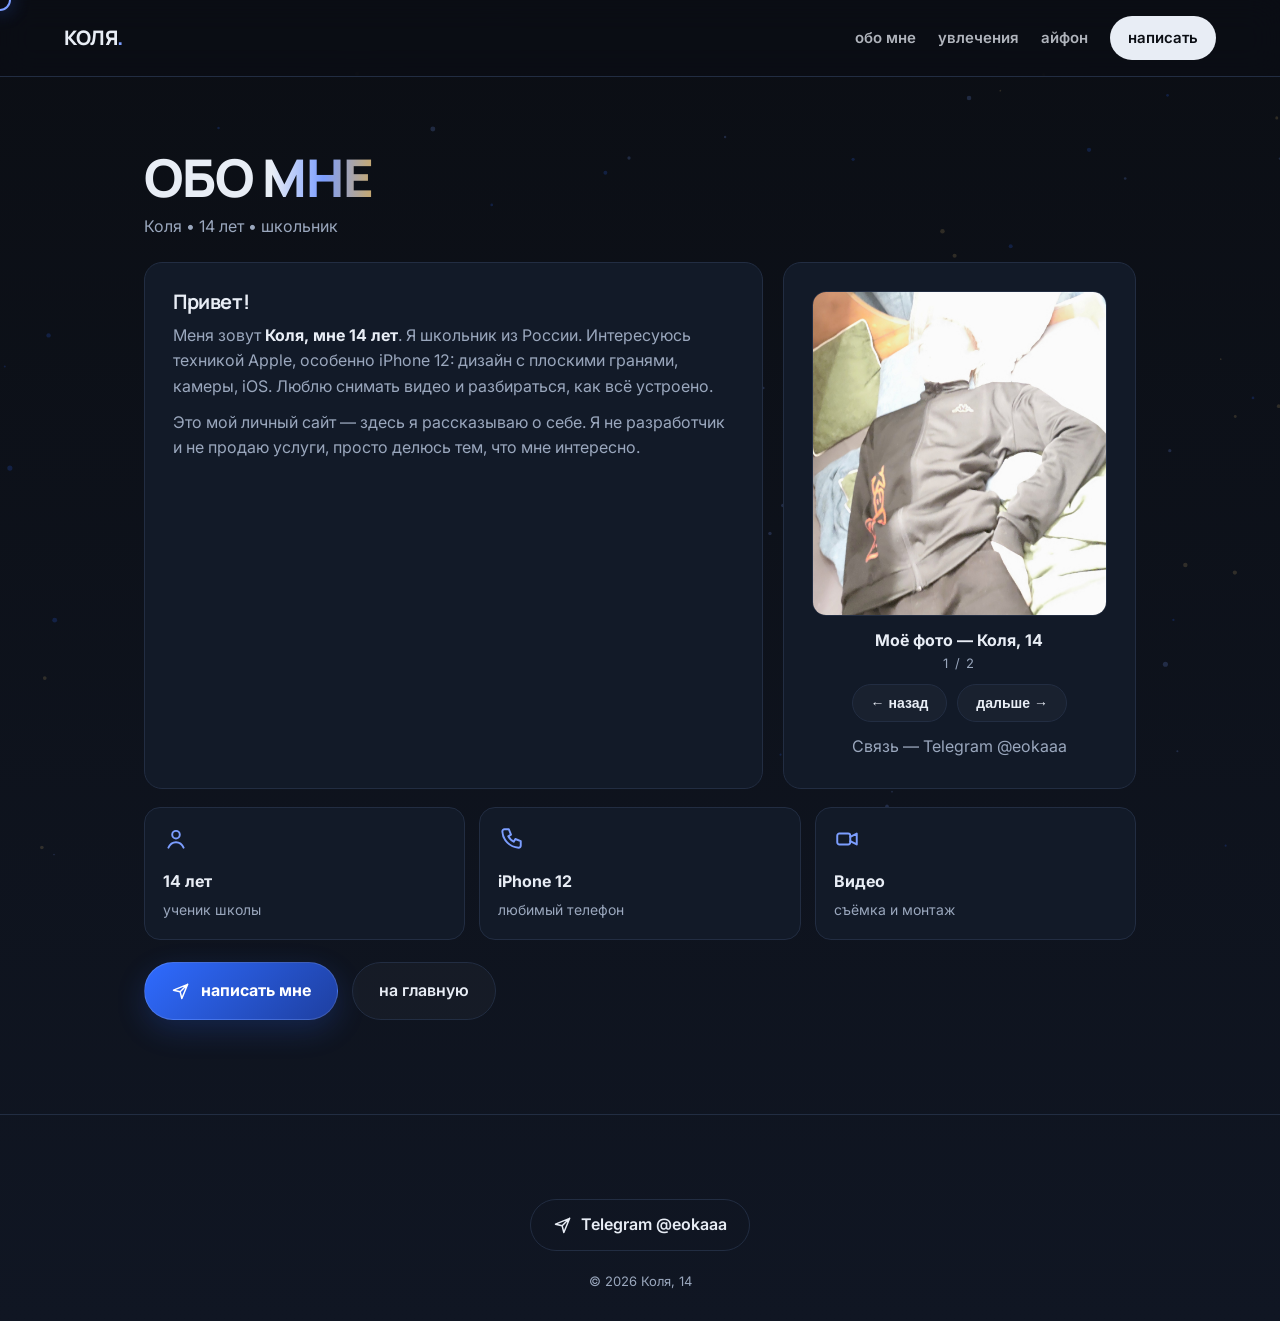
<file: about/index.html>
<!DOCTYPE html>
<html lang="ru">
<head>
<meta charset="UTF-8">
<meta name="viewport" content="width=device-width,initial-scale=1">
<title>Обо мне — Коля, 14</title>
<meta name="description" content="Коля, 14 лет: школьник, люблю iPhone 12. Связь — Telegram @eokaaa.">
<link rel="icon" href="/favicon.svg" type="image/svg+xml">
<link href="https://fonts.googleapis.com/css2?family=Manrope:wght@500;700;800&family=Inter:wght@400;500;600&display=swap" rel="stylesheet">
<link rel="stylesheet" href="/assets/css/base.css">
<link rel="stylesheet" href="/assets/css/pages.css">
</head>
<body>
<canvas id="particles"></canvas>
<div class="cursor" id="cursor"></div>
<header class="site-header">
<a class="logo" href="/">КОЛЯ<span>.</span></a>
<nav class="site-nav">
<a data-nav href="/about">обо мне</a>
<a data-nav href="/projects">увлечения</a>
<a data-nav href="/iphone">айфон</a>
<a data-nav href="/contact" class="cta">написать</a>
</nav></header>
<main class="page">
<h1>ОБО <span class="grad">МНЕ</span></h1>
<p class="sec-sub">Коля • 14 лет • школьник</p>
<div class="grid2">
<div class="glass"><h4>Привет!</h4>
<p>Меня зовут <b>Коля, мне 14 лет</b>. Я школьник из России. Интересуюсь техникой Apple, особенно iPhone 12: дизайн с плоскими гранями, камеры, iOS. Люблю снимать видео и разбираться, как всё устроено.</p>
<p style="margin-top:10px">Это мой личный сайт — здесь я рассказываю о себе. Я не разработчик и не продаю услуги, просто делюсь тем, что мне интересно.</p>
</div>
<div class="glass photo-card"><div class="photo-frame"><img class="my-photo is-active" src="/assets/img/kolya.jpg" alt="Моё фото — Коля, 14" loading="lazy"><img class="my-photo" src="/assets/img/kolya-2.jpg" alt="Моё фото 2 — Коля, 14" loading="lazy"></div><p><b>Моё фото — Коля, 14</b></p><p class="photo-count"><span data-photo-cur>1</span> / 2</p><div class="photo-nav"><button class="b2 photo-prev" type="button">← назад</button><button class="b2 photo-next" type="button">дальше →</button></div><p>Связь — Telegram @eokaaa</p></div>
</div>
<div class="facts">
<div class="fact"><svg><use href="/assets/icons.svg#i-user"/></svg><b>14 лет</b><p>ученик школы</p></div>
<div class="fact"><svg><use href="/assets/icons.svg#i-phone"/></svg><b>iPhone 12</b><p>любимый телефон</p></div>
<div class="fact"><svg><use href="/assets/icons.svg#i-video"/></svg><b>Видео</b><p>съёмка и монтаж</p></div>
</div>
<div class="hero-btns"><a class="b1" href="https://t.me/eokaaa"><svg class="icon"><use href="/assets/icons.svg#i-tg"/></svg>написать мне</a><a class="b2" href="/">на главную</a></div>
</main>
<footer class="site-footer"><div class="socials"><a href="https://t.me/eokaaa"><svg class="icon"><use href="/assets/icons.svg#i-tg"/></svg>Telegram @eokaaa</a></div>
<p>© <span data-year>2026</span> Коля, 14</p></footer>
<script src="/assets/js/common.js" defer></script>
</body></html>
</file>
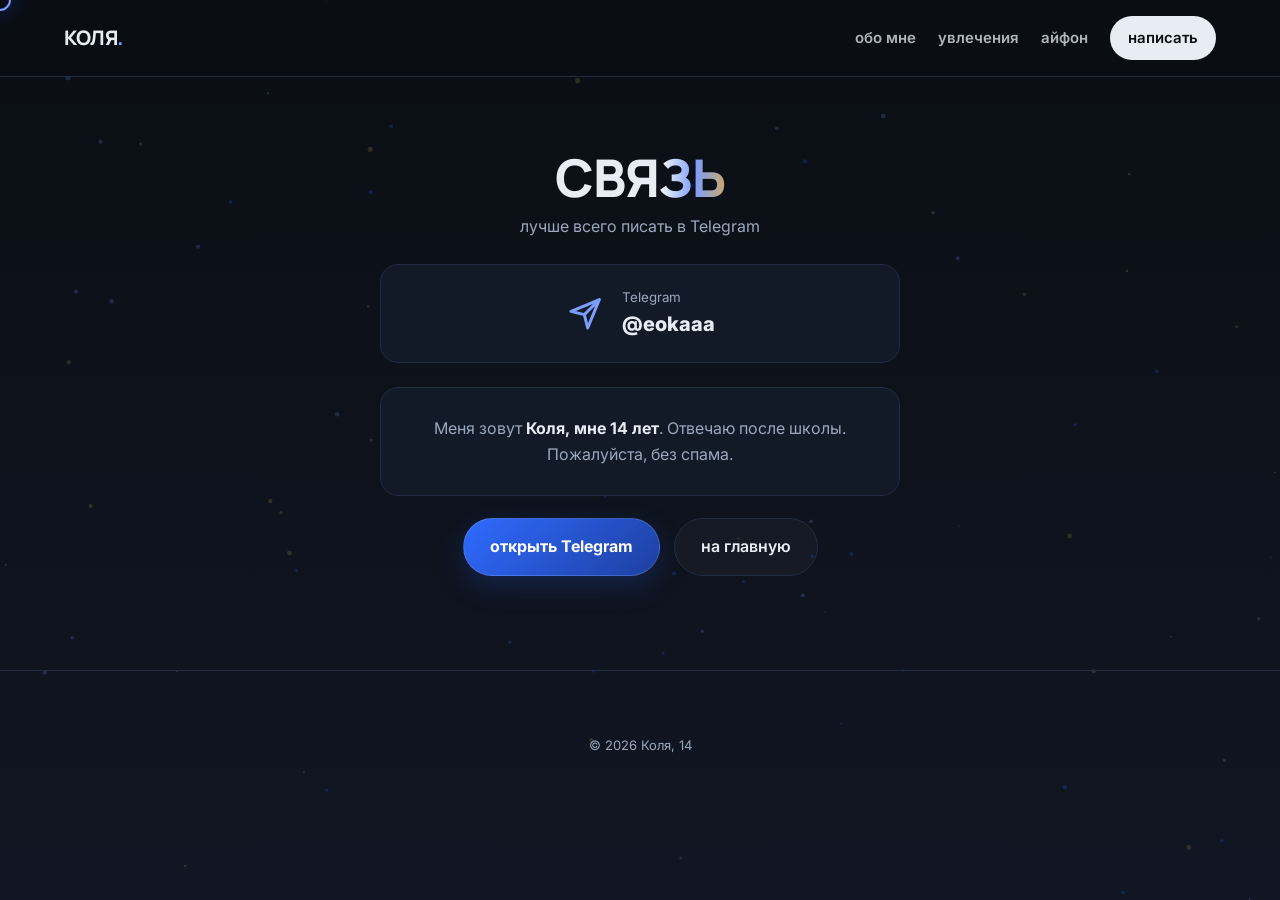
<file: contact/index.html>
<!DOCTYPE html>
<html lang="ru">
<head>
<meta charset="UTF-8">
<meta name="viewport" content="width=device-width,initial-scale=1">
<title>Контакты — Коля, 14</title>
<meta name="description" content="Связаться с Колей: Telegram @eokaaa.">
<link rel="icon" href="/favicon.svg" type="image/svg+xml">
<link href="https://fonts.googleapis.com/css2?family=Manrope:wght@500;700;800&family=Inter:wght@400;500;600&display=swap" rel="stylesheet">
<link rel="stylesheet" href="/assets/css/base.css">
<link rel="stylesheet" href="/assets/css/pages.css">
</head>
<body>
<canvas id="particles"></canvas>
<div class="cursor" id="cursor"></div>
<header class="site-header">
<a class="logo" href="/">КОЛЯ<span>.</span></a>
<nav class="site-nav">
<a data-nav href="/about">обо мне</a>
<a data-nav href="/projects">увлечения</a>
<a data-nav href="/iphone">айфон</a>
<a data-nav href="/contact" class="cta">написать</a>
</nav></header>
<main class="page" style="text-align:center">
<h1>СВЯ<span class="grad">ЗЬ</span></h1>
<p class="sec-sub">лучше всего писать в Telegram</p>
<div class="tg-card">
<svg><use href="/assets/icons.svg#i-tg"/></svg>
<div><small>Telegram</small><a href="https://t.me/eokaaa">@eokaaa</a></div>
</div>
<div class="glass" style="max-width:520px;margin:0 auto">
<p>Меня зовут <b>Коля, мне 14 лет</b>. Отвечаю после школы. Пожалуйста, без спама.</p>
</div>
<div class="hero-btns" style="justify-content:center"><a class="b1" href="https://t.me/eokaaa">открыть Telegram</a><a class="b2" href="/">на главную</a></div>
</main>
<footer class="site-footer"><p>© <span data-year>2026</span> Коля, 14</p></footer>
<script src="/assets/js/common.js" defer></script>
</body></html>
</file>
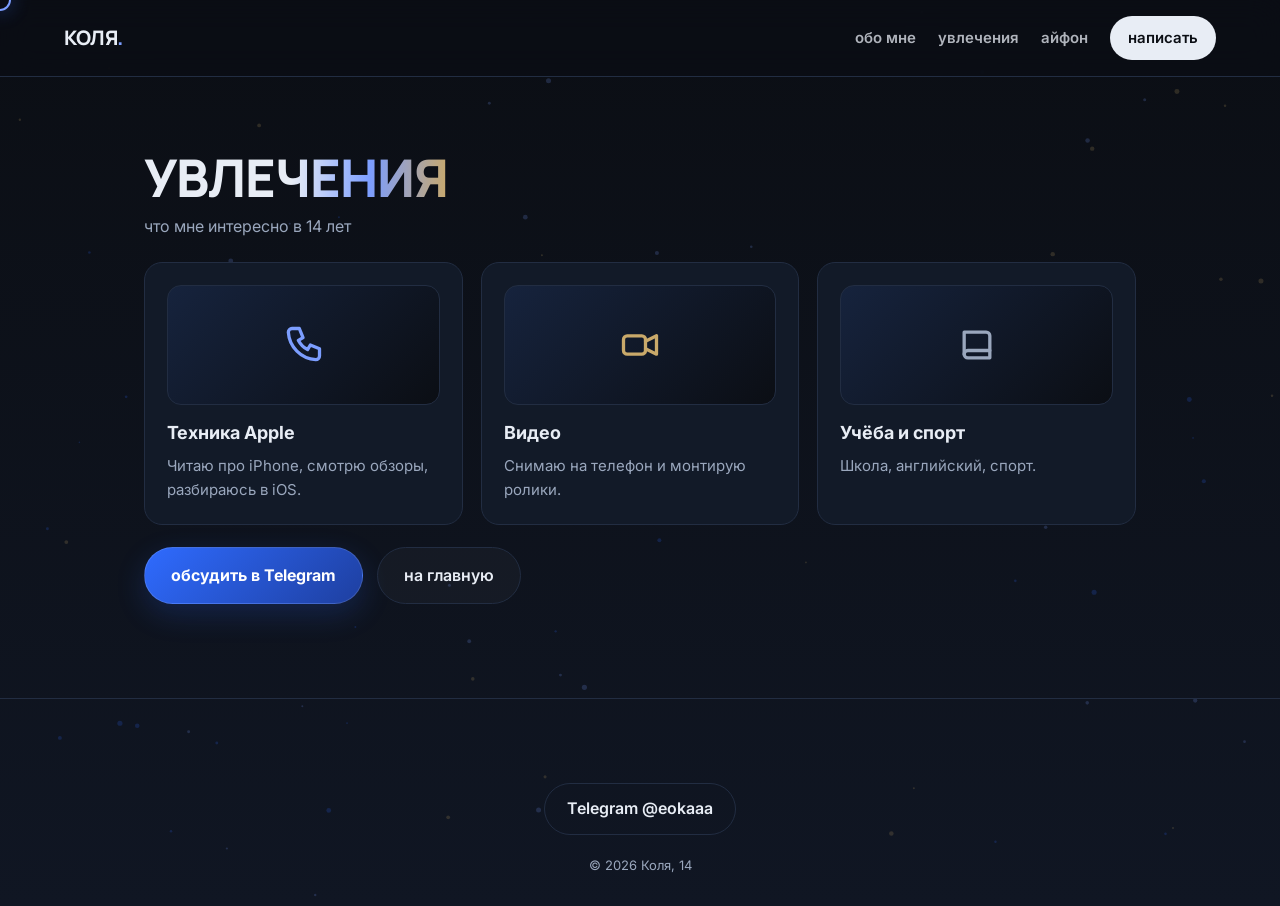
<file: projects/index.html>
<!DOCTYPE html>
<html lang="ru">
<head>
<meta charset="UTF-8">
<meta name="viewport" content="width=device-width,initial-scale=1">
<title>Увлечения — Коля, 14</title>
<meta name="description" content="Чем увлекается Коля, 14 лет: техника Apple, видео, учёба.">
<link rel="icon" href="/favicon.svg" type="image/svg+xml">
<link href="https://fonts.googleapis.com/css2?family=Manrope:wght@500;700;800&family=Inter:wght@400;500;600&display=swap" rel="stylesheet">
<link rel="stylesheet" href="/assets/css/base.css">
<link rel="stylesheet" href="/assets/css/pages.css">
</head>
<body>
<canvas id="particles"></canvas>
<div class="cursor" id="cursor"></div>
<header class="site-header">
<a class="logo" href="/">КОЛЯ<span>.</span></a>
<nav class="site-nav">
<a data-nav href="/about">обо мне</a>
<a data-nav href="/projects">увлечения</a>
<a data-nav href="/iphone">айфон</a>
<a data-nav href="/contact" class="cta">написать</a>
</nav></header>
<main class="page">
<h1>УВЛЕ<span class="grad">ЧЕНИЯ</span></h1>
<p class="sec-sub">что мне интересно в 14 лет</p>
<div class="proj-grid">
<div class="proj"><div class="proj-img p1"><svg><use href="/assets/icons.svg#i-phone"/></svg></div><b>Техника Apple</b><p>Читаю про iPhone, смотрю обзоры, разбираюсь в iOS.</p></div>
<div class="proj"><div class="proj-img p2"><svg><use href="/assets/icons.svg#i-video"/></svg></div><b>Видео</b><p>Снимаю на телефон и монтирую ролики.</p></div>
<div class="proj"><div class="proj-img p3"><svg><use href="/assets/icons.svg#i-book"/></svg></div><b>Учёба и спорт</b><p>Школа, английский, спорт.</p></div>
</div>
<div class="hero-btns"><a class="b1" href="https://t.me/eokaaa">обсудить в Telegram</a><a class="b2" href="/">на главную</a></div>
</main>
<footer class="site-footer"><div class="socials"><a href="https://t.me/eokaaa">Telegram @eokaaa</a></div>
<p>© <span data-year>2026</span> Коля, 14</p></footer>
<script src="/assets/js/common.js" defer></script>
</body></html>
</file>
<file: assets/css/base.css>
/* ============ BASE : солидная гамма + типографика ============ */
:root{
  --bg:#0B0E14;
  --bg2:#101623;
  --ink:#E8EDF5;
  --muted:#9AA7BD;
  --accent:#2F6BFF;
  --accent2:#7C9EFF;
  --gold:#C9A96A;
  --card:#121A28;
  --line:#222D42;
  --radius:18px;
  --font-display:'Manrope',sans-serif;
  --font-body:'Inter',sans-serif;
}
*{margin:0;padding:0;box-sizing:border-box}
html{scroll-behavior:smooth}
body{background:linear-gradient(180deg,var(--bg),var(--bg2));color:var(--ink);font-family:var(--font-body);overflow-x:hidden;min-height:100vh;line-height:1.6}
h1,h2,h3,h4,.logo,.hero h2,.intro-title{font-family:var(--font-display);letter-spacing:-.02em;line-height:1.1}
a{color:inherit}
img,svg{max-width:100%}
::selection{background:var(--accent);color:#fff}
.icon{width:1.25em;height:1.25em;vertical-align:-.25em;flex:none}
.app svg,.dock svg,.specs svg,.notif svg{width:22px;height:22px}
#particles{position:fixed;inset:0;z-index:1;opacity:.35;pointer-events:none}
.cursor{position:fixed;width:22px;height:22px;border:2px solid var(--accent2);border-radius:50%;pointer-events:none;z-index:9999;transform:translate(-50%,-50%);box-shadow:0 0 20px #2F6BFF55}
@media(pointer:coarse){.cursor{display:none}}
.site-header{position:sticky;top:0;z-index:50;display:flex;justify-content:space-between;align-items:center;padding:16px 5vw;background:#0B0E14d9;backdrop-filter:blur(16px);border-bottom:1px solid var(--line)}
.logo{font-weight:800;font-size:20px;text-decoration:none}
.logo span{color:var(--accent2)}
.site-nav{display:flex;gap:22px;align-items:center}
.site-nav a{color:var(--ink);text-decoration:none;opacity:.75;font-weight:600;font-size:15px}
.site-nav a:hover,.site-nav a.active{opacity:1;color:var(--accent2)}
.cta{background:#E8EDF5!important;color:#0B0E14!important;padding:10px 18px;border-radius:100px;font-weight:700;opacity:1!important}
.b1{display:inline-flex;align-items:center;gap:10px;background:linear-gradient(135deg,#2F6BFF,#1E3FA0);padding:15px 26px;border-radius:100px;color:#fff;text-decoration:none;font-weight:700;border:1px solid #ffffff22;cursor:pointer;box-shadow:0 10px 30px #2F6BFF33}
.b1:hover{filter:brightness(1.08)}
.b2{display:inline-flex;align-items:center;gap:10px;border:1px solid var(--line);padding:15px 26px;border-radius:100px;color:var(--ink);text-decoration:none;font-weight:600;background:#ffffff08}
.b2:hover{border-color:var(--accent2)}
.site-footer{padding:64px 5vw 30px;text-align:center;border-top:1px solid var(--line);position:relative;z-index:2}
.socials{display:flex;gap:12px;justify-content:center;margin:20px 0;flex-wrap:wrap}
.socials a{display:inline-flex;align-items:center;gap:8px;border:1px solid var(--line);padding:12px 22px;border-radius:100px;color:var(--ink);text-decoration:none;font-weight:600}
.socials a:hover{background:#E8EDF5;color:#0B0E14;border-color:#E8EDF5}
.site-footer p{color:var(--muted);font-size:13px}
.sec-sub{color:var(--muted);margin:-12px 0 22px}
.grad{background:linear-gradient(92deg,#E8EDF5 10%,#7C9EFF 55%,#C9A96A 100%);-webkit-background-clip:text;background-clip:text;color:transparent}
</file>
<file: assets/css/pages.css>
/* ============ PAGES : спокойные секции ============ */
#site{position:relative;z-index:2;opacity:0;visibility:hidden}
.page{position:relative;z-index:2;padding:72px 5vw;max-width:1120px;margin:0 auto}
.page h1,.page h3,section h3{font-size:clamp(30px,4.6vw,52px);margin-bottom:20px;font-weight:800}
.hero{padding:84px 5vw 30px;min-height:80vh;position:relative;z-index:2;max-width:1120px;margin:0 auto}
.hero-badge{display:inline-flex;align-items:center;gap:8px;border:1px solid var(--line);background:#ffffff08;padding:8px 16px;border-radius:100px;font-size:13px;margin-bottom:22px;color:var(--muted)}
.hero-badge i{width:8px;height:8px;border-radius:50%;background:var(--gold);display:inline-block}
.hero h2{font-size:clamp(44px,8vw,104px);font-weight:800}
.typed-wrap{font-size:20px;margin:18px 0;min-height:32px;color:var(--muted)}
.typed-wrap #typed{color:var(--ink);font-weight:600}
.caret{animation:blink 1s infinite}
@keyframes blink{50%{opacity:0}}
.hero-btns{display:flex;gap:14px;margin:22px 0;flex-wrap:wrap}
.marquee{margin-top:56px;border-top:1px solid var(--line);border-bottom:1px solid var(--line);overflow:hidden;white-space:nowrap;padding:14px 0;font-family:var(--font-display);color:var(--muted);font-weight:700;letter-spacing:.08em;font-size:14px}
.marquee-inner{display:inline-block;animation:mq 18s linear infinite}
@keyframes mq{to{transform:translateX(-50%)}}
section{padding:64px 5vw;position:relative;z-index:2;max-width:1120px;margin:0 auto}
.grid2{display:grid;grid-template-columns:1.4fr .8fr;gap:20px}
.glass{background:var(--card);border:1px solid var(--line);border-radius:var(--radius);padding:28px}
.glass h4{margin-bottom:10px;font-size:20px}
.glass p{color:var(--muted)}
.glass p b,.glass b{color:var(--ink)}
.stats{display:flex;gap:26px;margin-top:20px;flex-wrap:wrap}
.stats b{font-size:30px;display:block;color:var(--ink)}
.stats span{color:var(--muted);font-size:13px}
.photo-card{text-align:center;overflow:hidden}
.photo-frame{position:relative;border-radius:14px;overflow:hidden;border:1px solid var(--line);margin-bottom:12px;background:#0B0E14;aspect-ratio:4/4.4}
.my-photo{position:absolute;inset:0;width:100%;height:100%;object-fit:cover;opacity:0;transform:scale(1.04);transition:opacity .45s ease,transform .45s ease}
.my-photo.is-active{position:relative;opacity:1;transform:none}
.photo-count{color:var(--muted);font-size:13px;letter-spacing:.1em}
.photo-nav{display:flex;gap:10px;justify-content:center;margin:10px 0 12px}
.photo-nav .b2{padding:10px 18px;font-size:14px;cursor:pointer}
.ava{width:104px;height:104px;margin:0 auto 14px;border-radius:50%;background:linear-gradient(135deg,#2F6BFF,#0E2150);border:1px solid #ffffff2a;display:flex;align-items:center;justify-content:center;font-size:44px;font-weight:800;font-family:var(--font-display)}
.facts{display:grid;grid-template-columns:repeat(auto-fit,minmax(210px,1fr));gap:14px;margin-top:18px}
.fact{background:var(--card);border:1px solid var(--line);border-radius:16px;padding:18px}
.fact svg{width:26px;height:26px;color:var(--accent2)}
.fact b{display:block;margin:10px 0 4px}
.fact p{color:var(--muted);font-size:14px}
.proj-grid{display:grid;grid-template-columns:repeat(auto-fit,minmax(260px,1fr));gap:18px}
.proj{background:var(--card);border:1px solid var(--line);border-radius:18px;padding:22px;transition:.3s}
.proj:hover{transform:translateY(-6px);border-color:var(--accent2)}
.proj-img{height:120px;border-radius:14px;display:flex;align-items:center;justify-content:center;margin-bottom:14px;background:linear-gradient(135deg,#16233D,#0B0E14);border:1px solid var(--line)}
.proj-img svg{width:44px;height:44px;color:var(--accent2)}
.p2 svg{color:var(--gold)}
.p3 svg{color:#9AA7BD}
.proj b{font-size:18px}
.proj p{color:var(--muted);font-size:15px;margin-top:6px}
.iphone-sec{background:linear-gradient(180deg,transparent,#2F6BFF14,transparent);max-width:none}
.iphone-sec-inner{max-width:1120px;margin:0 auto}
.showcase{display:grid;grid-template-columns:auto 1fr;gap:40px;align-items:center}
.dots{display:flex;gap:12px;margin:12px 0 18px}
.dots button{width:36px;height:36px;border-radius:50%;background:var(--cc);border:2px solid #ffffff33;cursor:pointer}
.dots button.active{border-color:#fff;box-shadow:0 0 0 3px #ffffff22}
.specs{list-style:none;margin-bottom:18px;line-height:2.1;color:var(--muted)}
.specs li{display:flex;align-items:center;gap:10px}
.specs svg{color:var(--accent2)}
.specs b{color:var(--ink);font-weight:600}
.err-page{min-height:100vh;display:flex;align-items:center;justify-content:center;position:relative;z-index:2;padding:40px 5vw;text-align:center}
.err-card{max-width:700px}
.err-code{font-family:var(--font-display);font-size:clamp(84px,18vw,190px);font-weight:800;line-height:1;color:#E8EDF5;letter-spacing:-.04em}
.err-phone{display:flex;justify-content:center;margin:10px 0}
.err-phone svg{width:72px;height:72px;color:var(--gold)}
.err-card h1{font-size:clamp(24px,3.6vw,38px);margin:10px 0}
.err-card p{color:var(--muted);margin-bottom:24px}
.err-actions{display:flex;gap:12px;justify-content:center;flex-wrap:wrap}
.tg-card{display:flex;align-items:center;gap:16px;justify-content:center;background:var(--card);border:1px solid var(--line);border-radius:var(--radius);padding:22px;max-width:520px;margin:24px auto;text-align:left}
.tg-card svg{width:40px;height:40px;color:var(--accent2)}
.tg-card small{color:var(--muted);display:block}
.tg-card a{font-size:20px;font-weight:800;text-decoration:none}
.tg-card a:hover{color:var(--accent2)}
@media(max-width:800px){
  .grid2,.showcase{grid-template-columns:1fr}
  .site-nav a:not(.cta){display:none}
}
</file>
